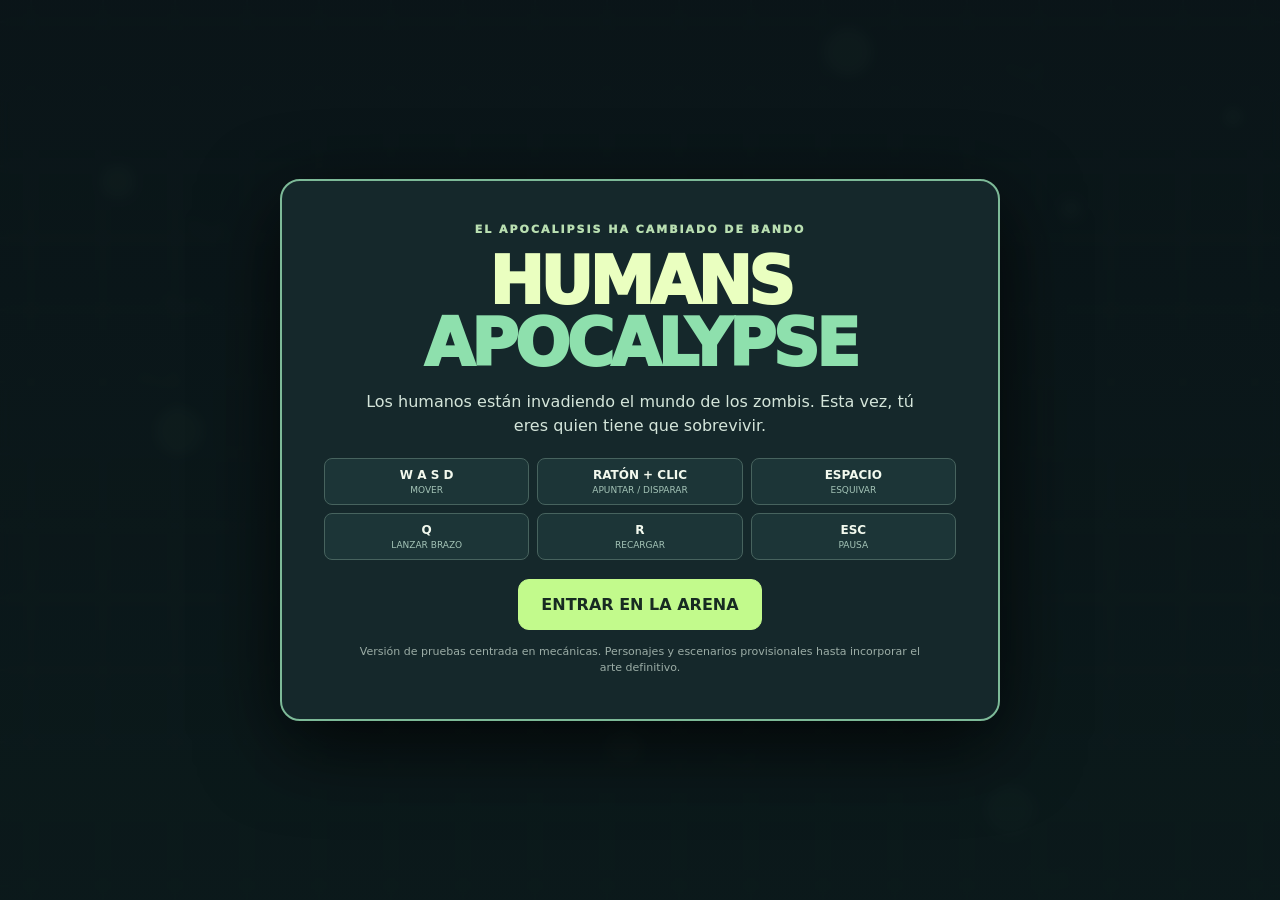
<file: index.html>
<!doctype html>
<html lang="es">
<head>
  <meta charset="utf-8">
  <meta name="viewport" content="width=device-width,initial-scale=1">
  <meta name="theme-color" content="#111b1c">
  <title>Humans Apocalypse — Combat Lab 0.3</title>
  <link rel="stylesheet" href="src/style.css">
</head>
<body>
  <canvas id="game" aria-label="Arena de Humans Apocalypse"></canvas>
  <div id="hud" class="hidden">
    <div class="hudleft">
      <div class="tag">HUMANS APOCALYPSE <span class="build">COMBAT LAB 0.3</span></div>
      <div class="bar" aria-label="Vida"><div id="hpfill"></div><span id="hptext">100 / 100</span></div>
      <div class="smallbars"><div class="bar stamina"><div id="dashfill"></div><span id="dashtext">ESQUIVA LISTA</span></div><div class="bar stamina arm"><div id="armfill"></div><span id="armtext">BRAZO LISTO [Q]</span></div></div>
    </div>
    <div class="hudcenter"><strong id="wave">OLEADA 1 / 5</strong><span id="waveclock">00:25</span><span id="threat">SUPERVIVE</span></div>
    <div class="hudright"><div id="ammo">10 / 10</div><div class="detail">CLIC DISPARAR · R RECARGAR</div><div id="stats">0 HUMANOS · 0 ADN</div></div>
  </div>
  <div id="toast" aria-live="polite"></div>
  <div id="overlay">
    <div id="panel" role="dialog" aria-modal="true">
      <div class="eyebrow">EL APOCALIPSIS HA CAMBIADO DE BANDO</div>
      <h1>HUMANS <span>APOCALYPSE</span></h1>
      <p>Los humanos están invadiendo el mundo de los zombis. Esta vez, tú eres quien tiene que sobrevivir.</p>
      <div class="controlgrid"><div><b>W A S D</b><small>MOVER</small></div><div><b>RATÓN + CLIC</b><small>APUNTAR / DISPARAR</small></div><div><b>ESPACIO</b><small>ESQUIVAR</small></div><div><b>Q</b><small>LANZAR BRAZO</small></div><div><b>R</b><small>RECARGAR</small></div><div><b>ESC</b><small>PAUSA</small></div></div>
      <div id="actions"><button id="start" class="primary">ENTRAR EN LA ARENA</button></div>
      <p class="disclaimer">Versión de pruebas centrada en mecánicas. Personajes y escenarios provisionales hasta incorporar el arte definitivo.</p>
    </div>
  </div>
  <script type="module" src="src/game.js"></script>
</body>
</html>
</file>
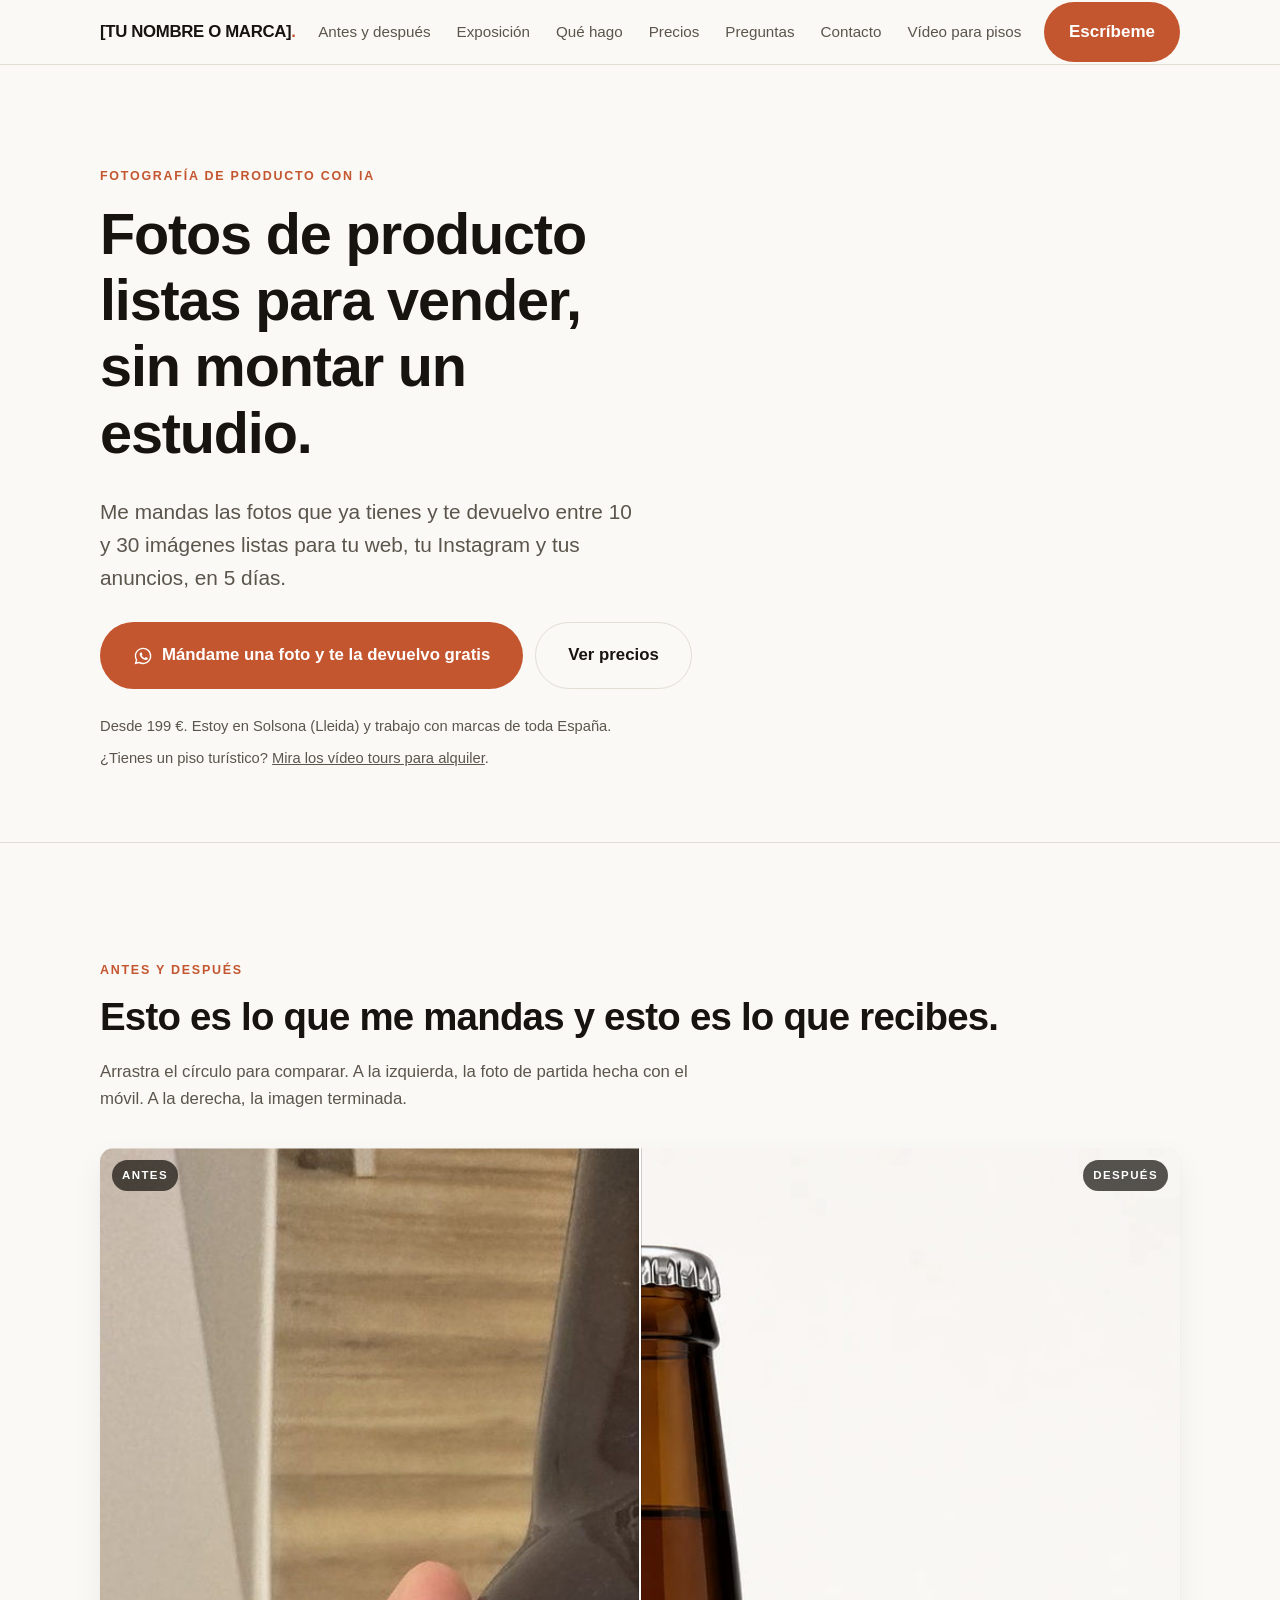
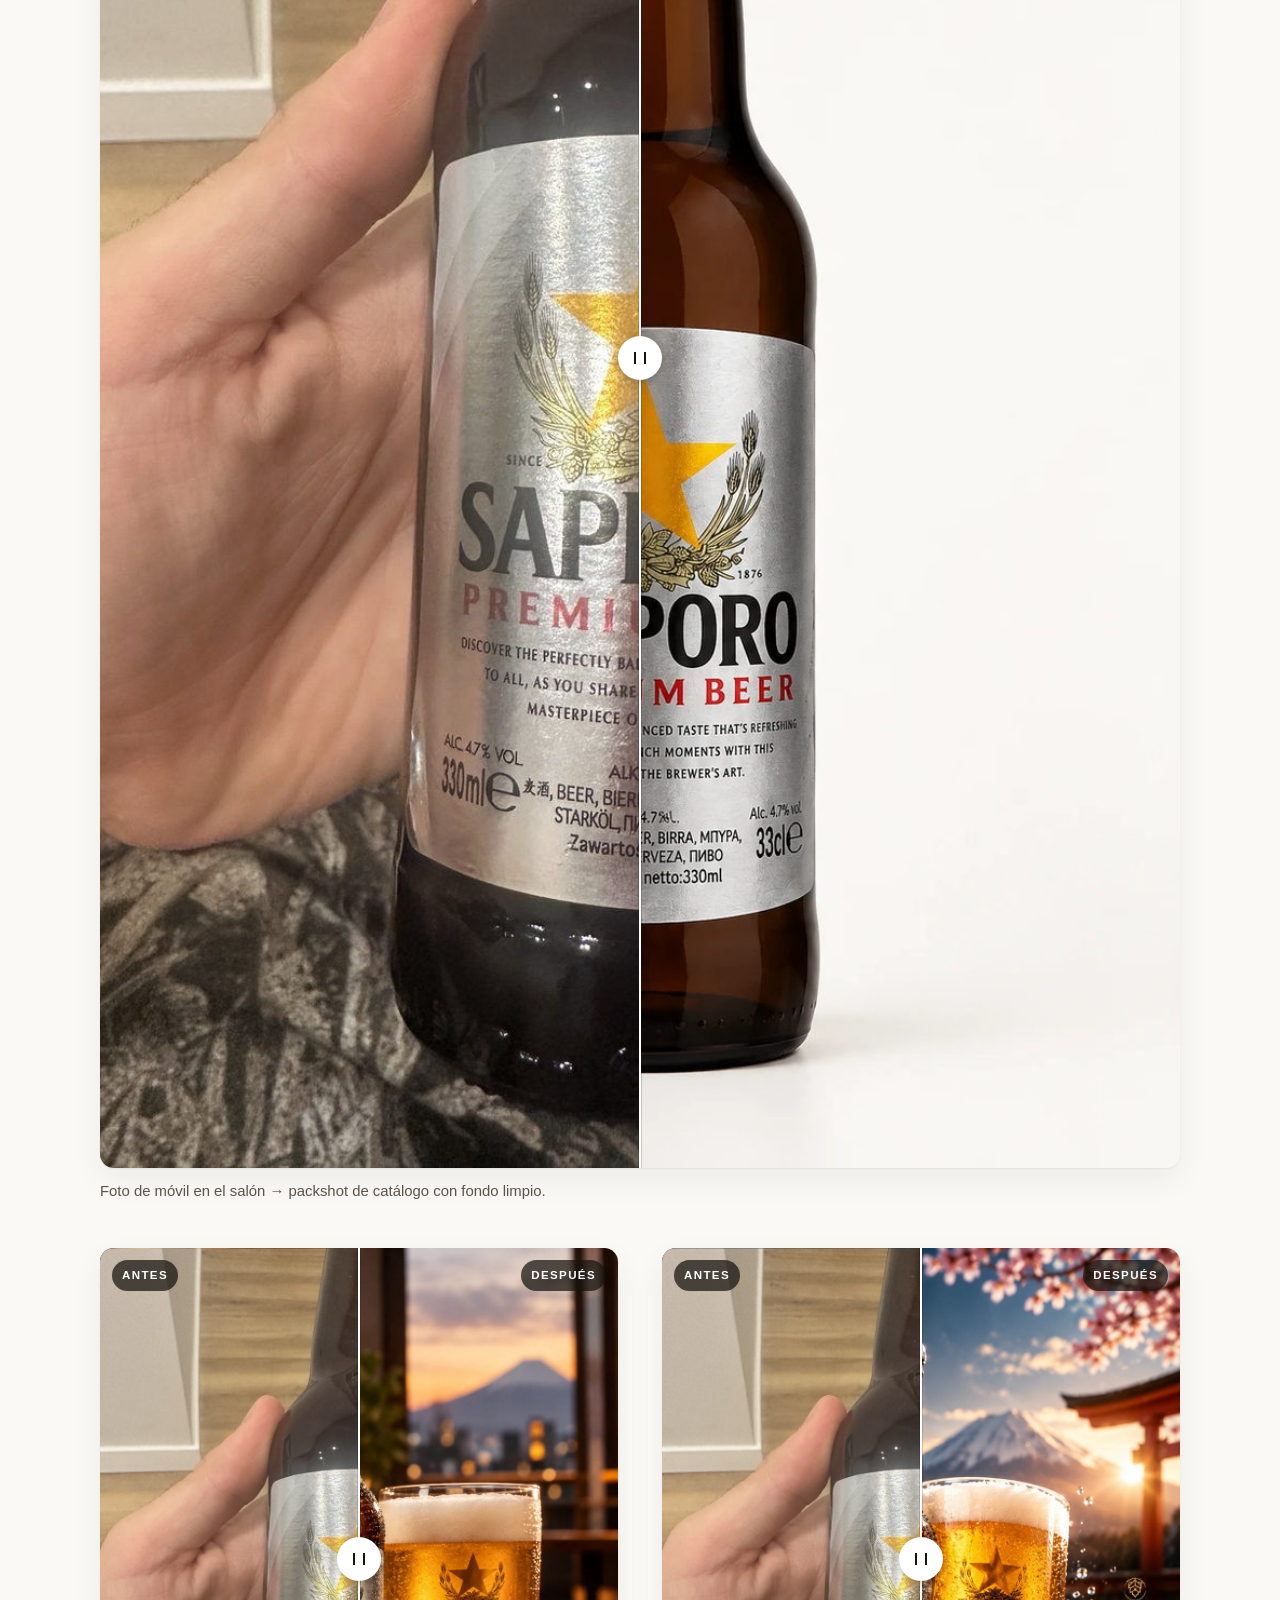
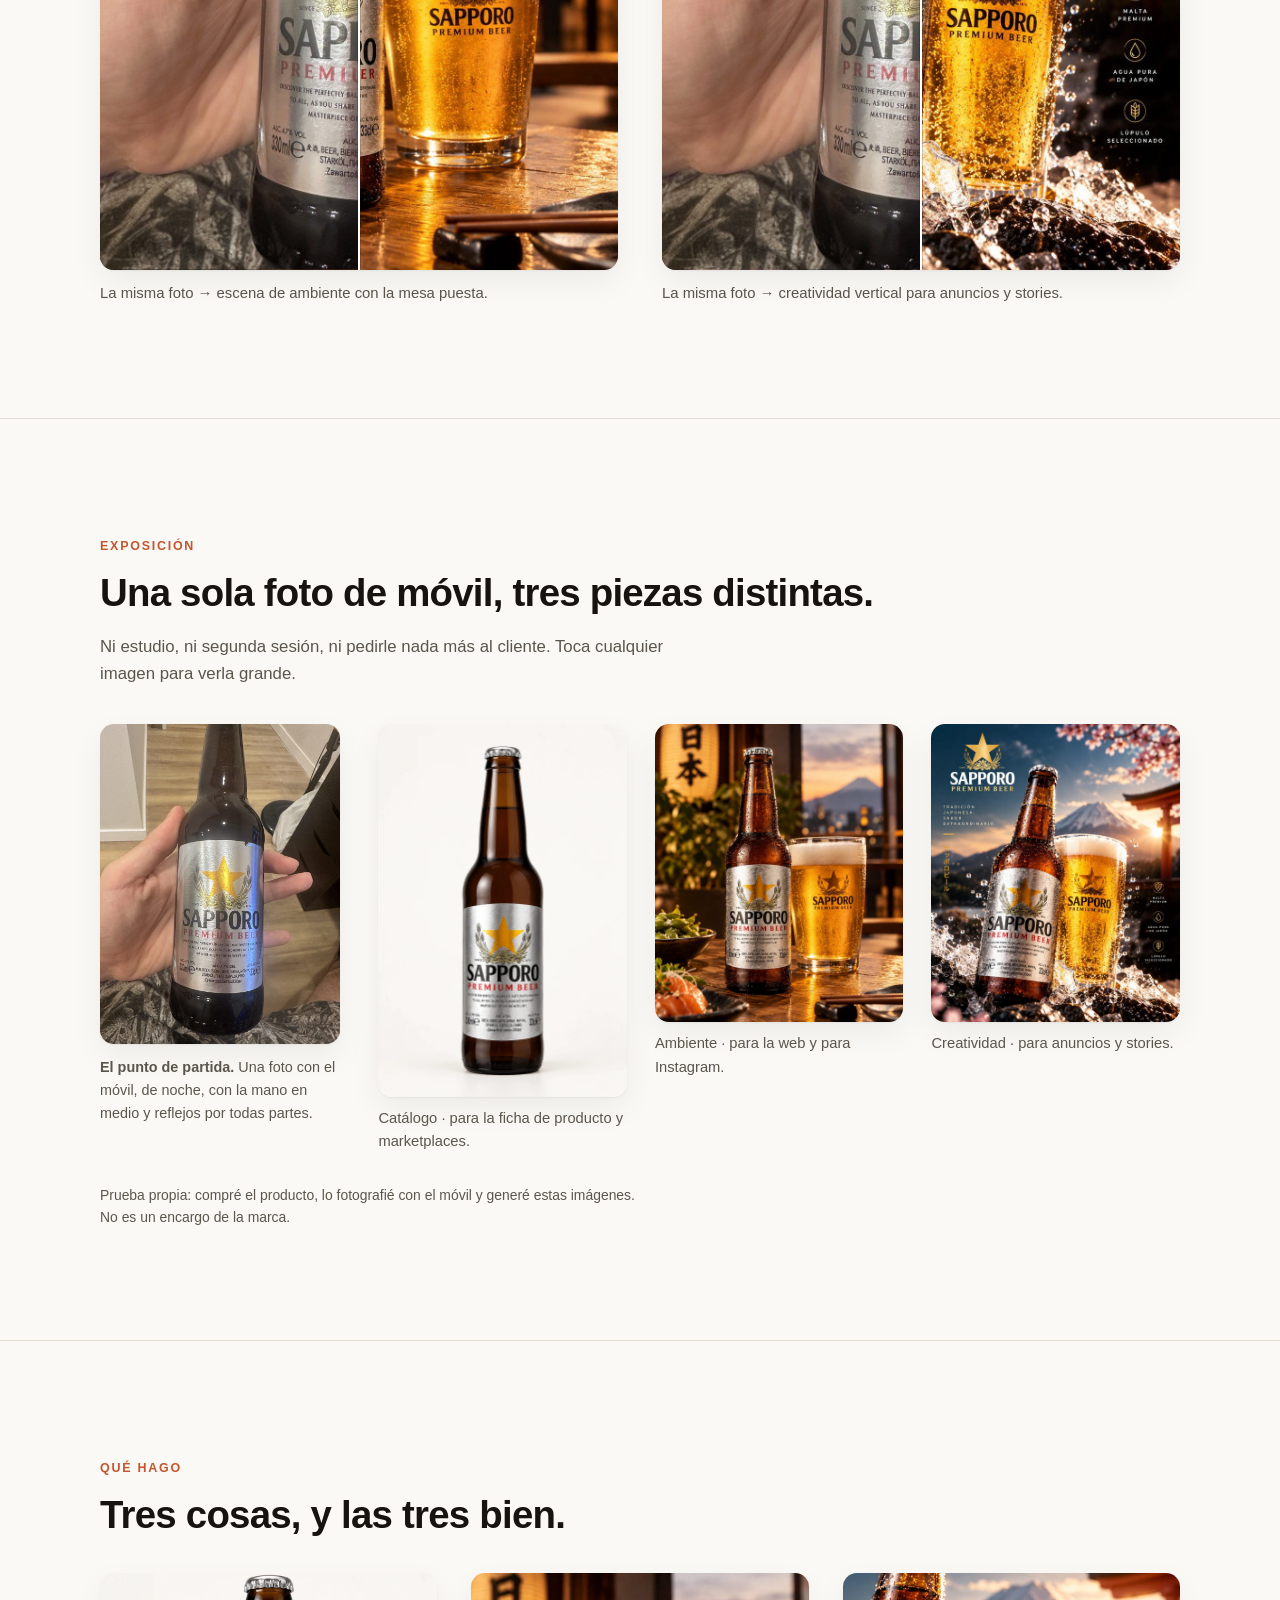
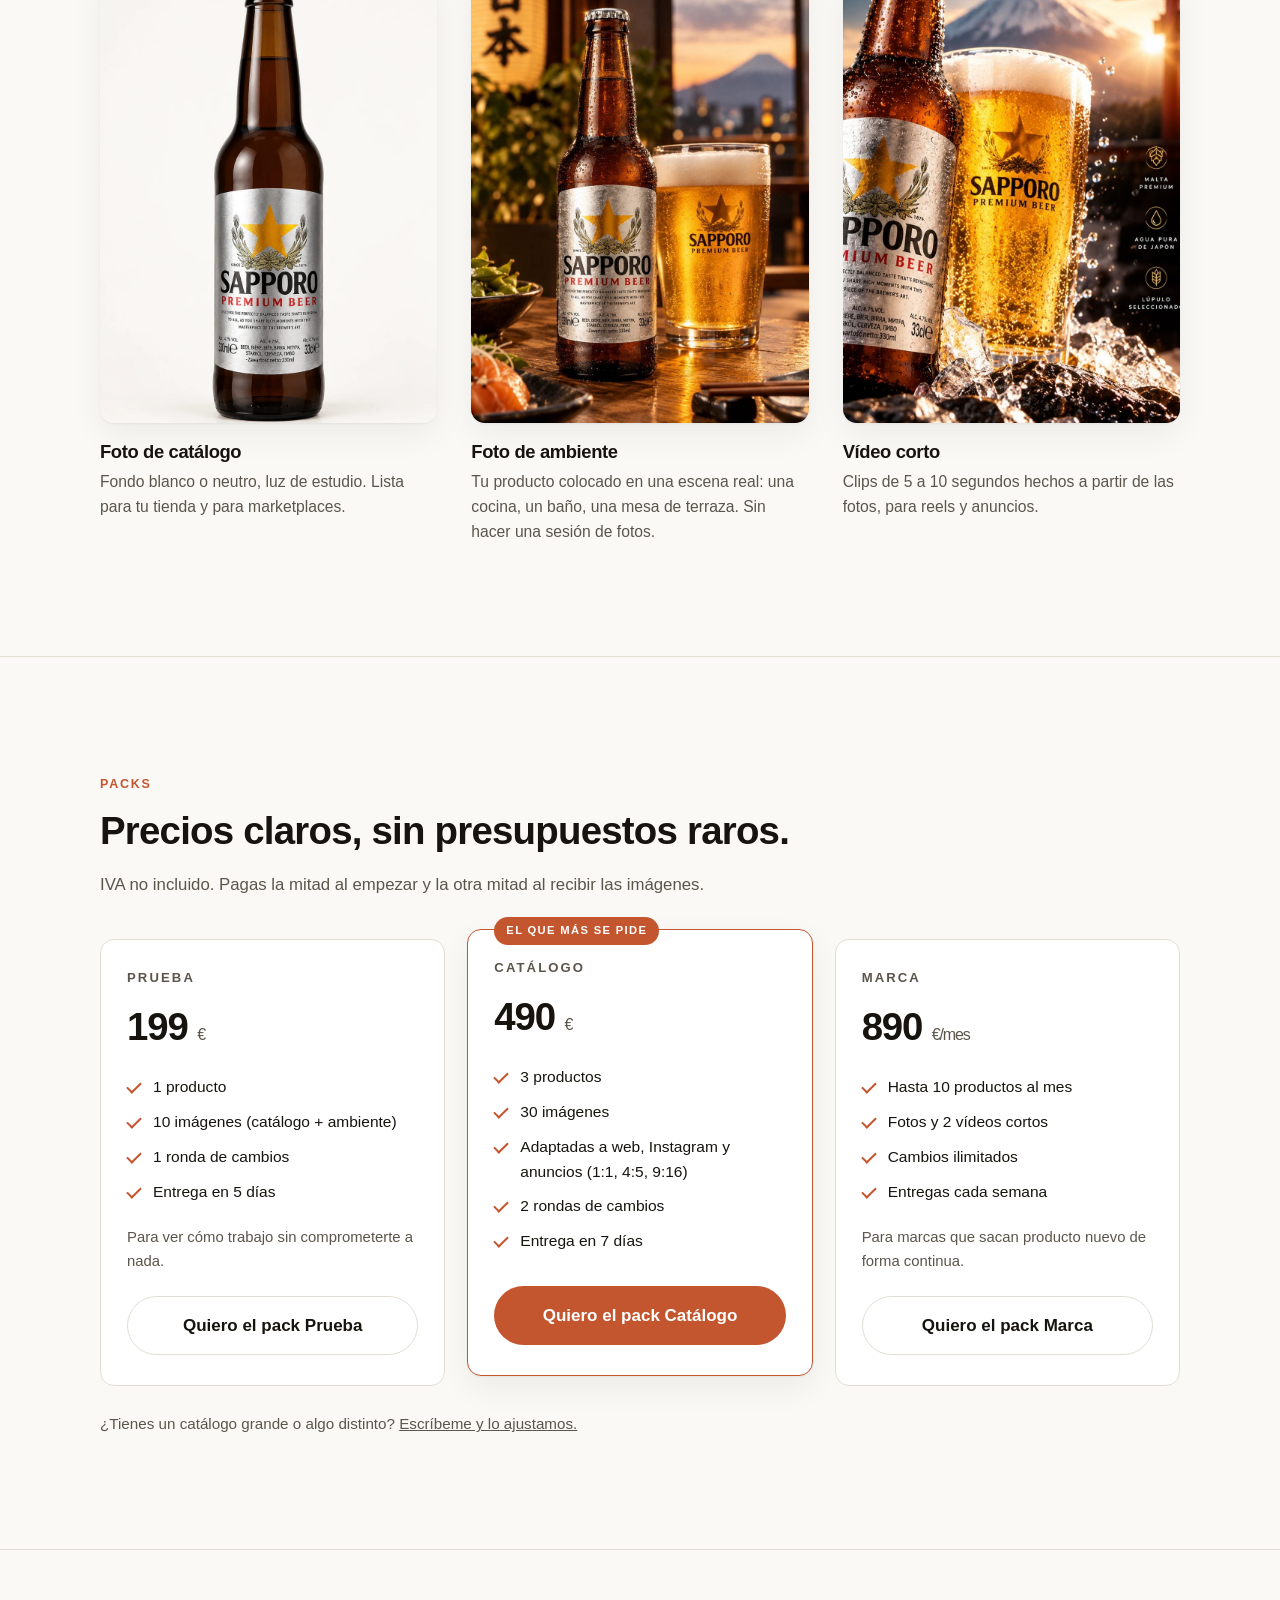
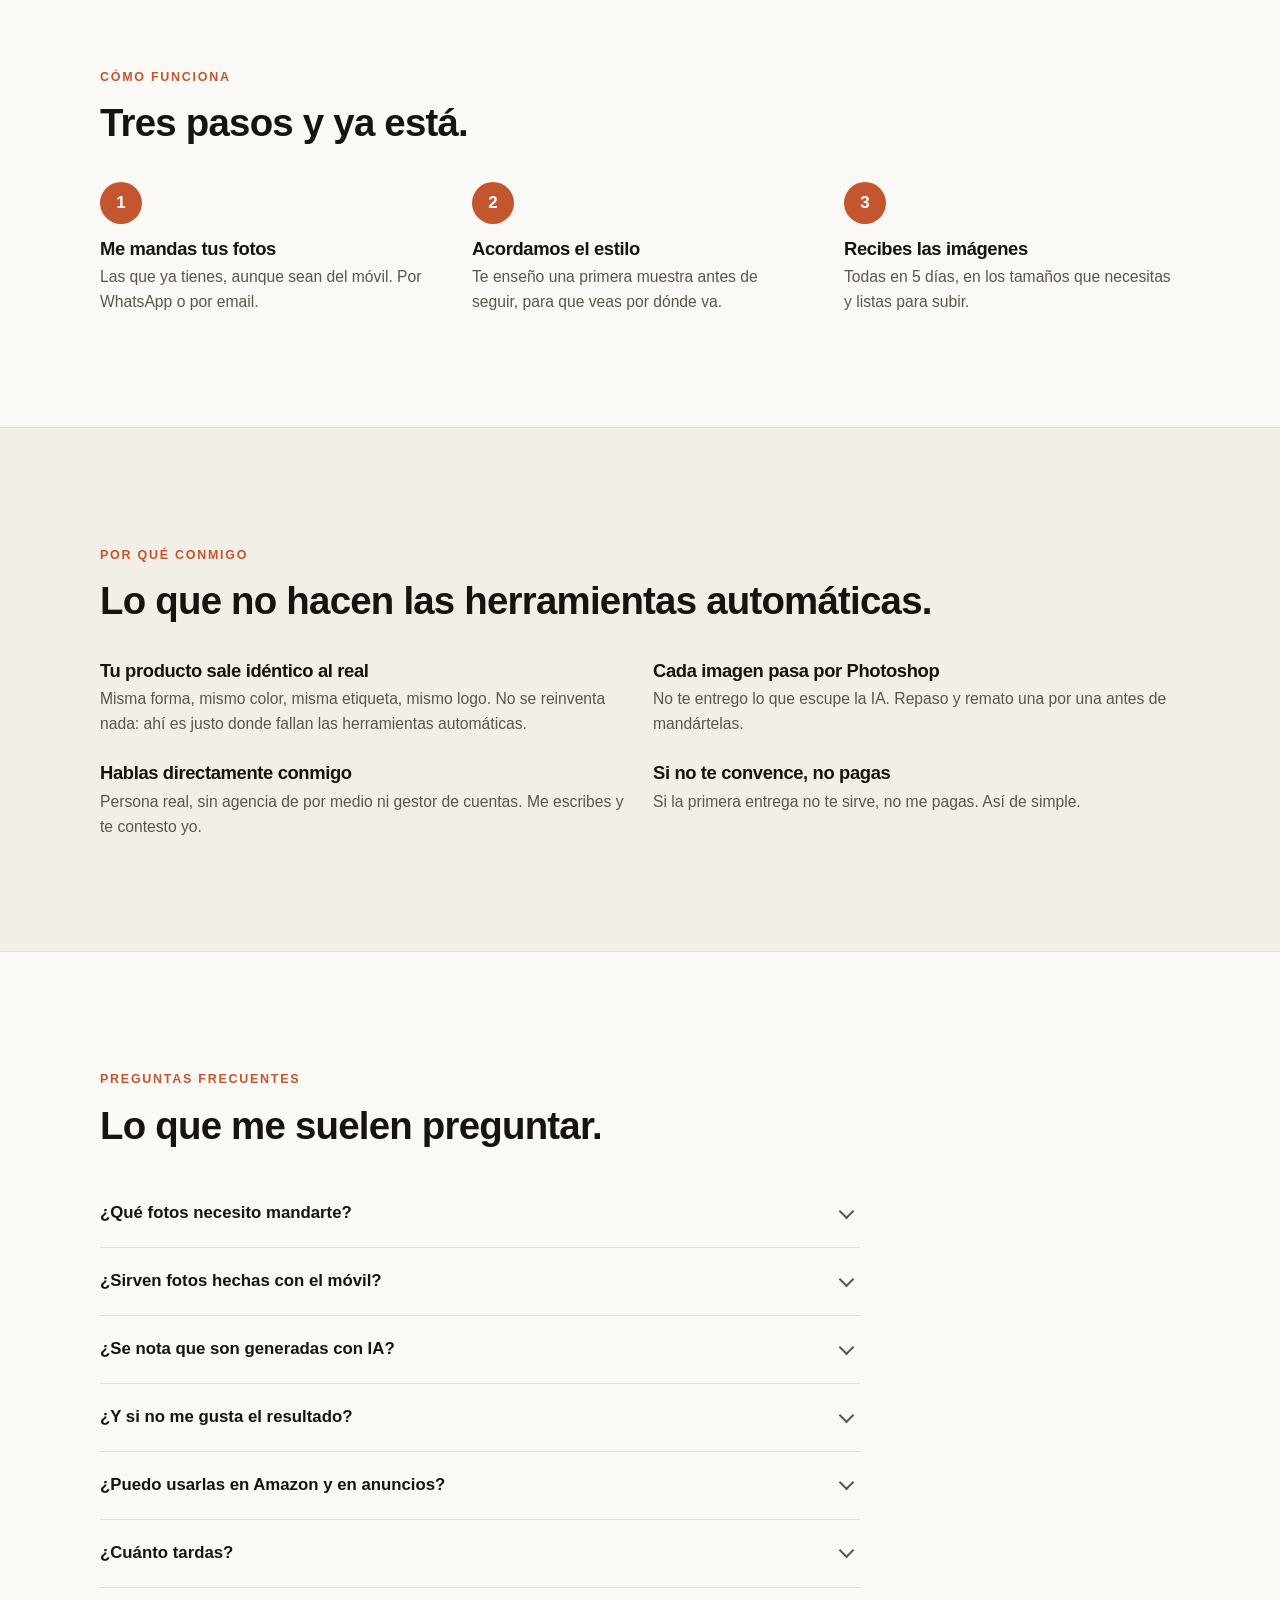
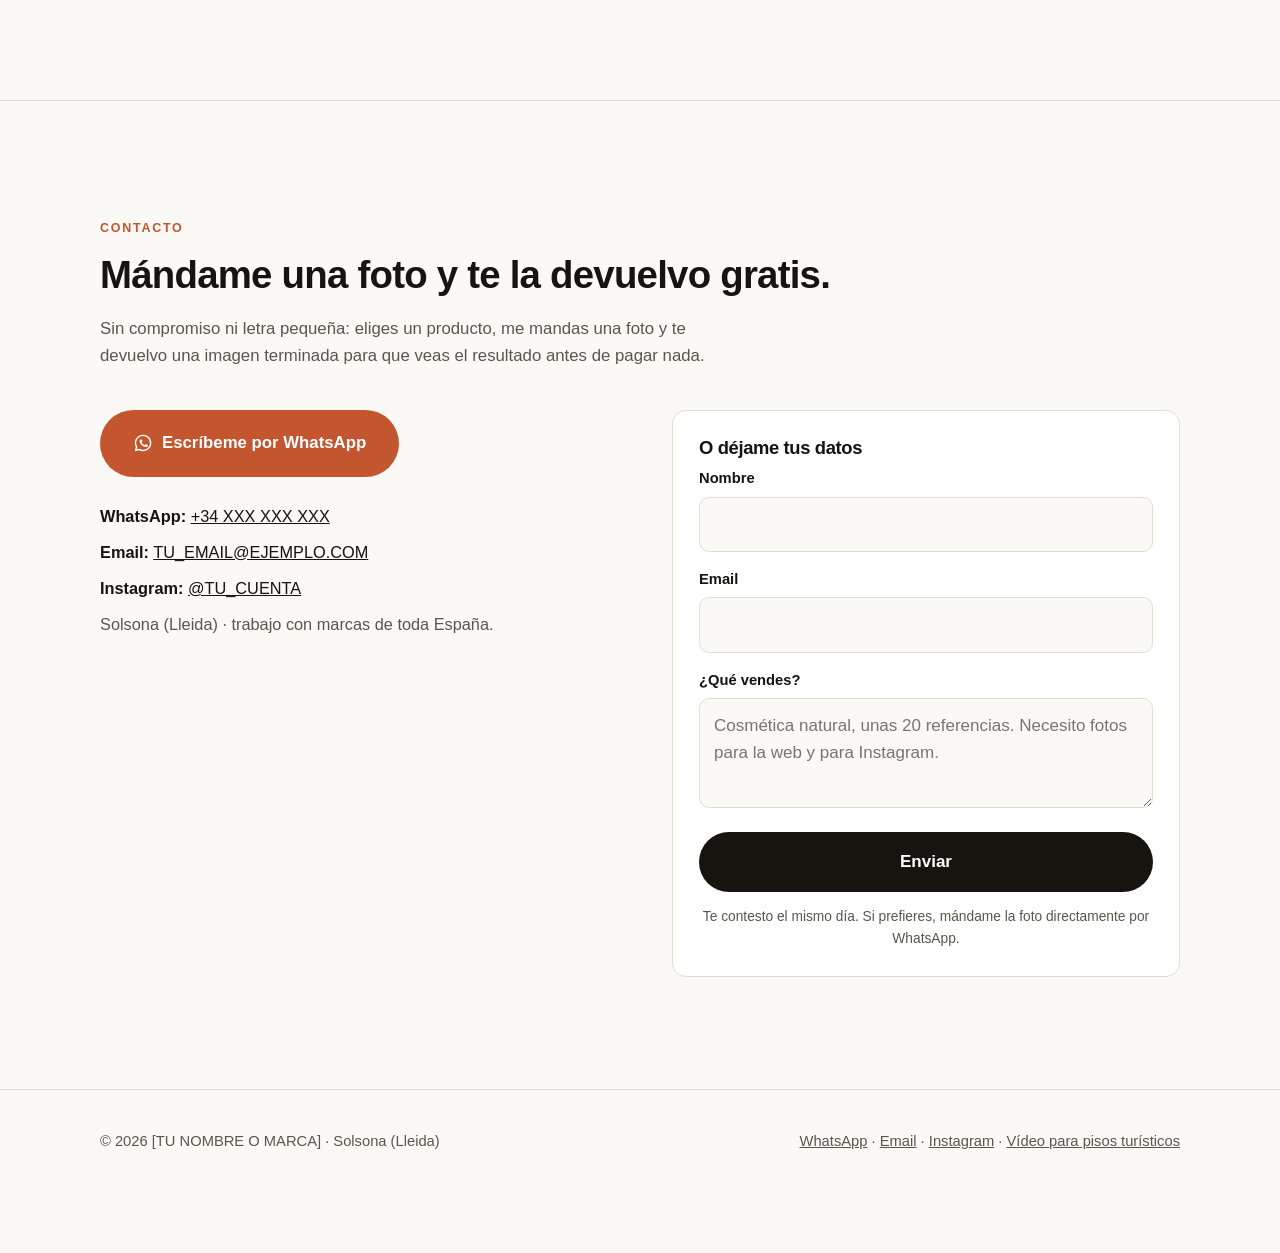
<file: producto.html>
<!doctype html>
<html lang="es">
<head>
<meta charset="utf-8">
<meta name="viewport" content="width=device-width, initial-scale=1">

<!-- ============================================================
     CAMBIAR AQUÍ (lo mínimo para tener la web en marcha):
       1. [TU NOMBRE O MARCA]  -> tu nombre o el de tu marca
       2. 34XXXXXXXXX          -> tu WhatsApp con prefijo y sin espacios (ej. 34612345678)
       3. +34 XXX XXX XXX      -> el mismo número, tal como quieres que se lea
       4. TU_EMAIL@EJEMPLO.COM -> tu email
       5. TU_CUENTA            -> tu usuario de Instagram (o borra el enlace, está marcado)
       6. TU_ID_FORMSPREE      -> el id del formulario de Formspree
       7. La URL de esta página ya está puesta (https://didaco555.github.io/WorkflowProduct/producto.html):
          cámbiala sólo si publicas en otro repositorio o con dominio propio.
     Búscalo y reemplázalo con "buscar y reemplazar" del editor: aparece varias veces.
     ============================================================ -->

<title>Fotos de producto con IA para ecommerce | [TU NOMBRE O MARCA]</title>
<meta name="description" content="Fotografía de producto para ecommerce sin montar un estudio. Me mandas las fotos que ya tienes y te devuelvo de 10 a 30 imágenes de catálogo y de ambiente, generadas con IA y rematadas en Photoshop. Desde 199 €.">
<meta name="author" content="[TU NOMBRE O MARCA]">
<meta name="theme-color" content="#faf9f6">
<link rel="canonical" href="https://didaco555.github.io/WorkflowProduct/producto.html">

<!-- Open Graph: así se ve la tarjeta al pasar el enlace por WhatsApp -->
<meta property="og:type" content="website">
<meta property="og:locale" content="es_ES">
<meta property="og:site_name" content="[TU NOMBRE O MARCA]">
<meta property="og:title" content="Fotos de producto listas para vender, sin montar un estudio">
<meta property="og:description" content="Me mandas las fotos que ya tienes y te devuelvo de 10 a 30 imágenes para tu web, tu Instagram y tus anuncios. En 5 días. Desde 199 €.">
<meta property="og:url" content="https://didaco555.github.io/WorkflowProduct/producto.html">
<!-- CAMBIAR: img/og.jpg (1200x630). La URL tiene que ser absoluta o WhatsApp no la lee. -->
<meta property="og:image" content="https://didaco555.github.io/WorkflowProduct/img/og.jpg">
<meta property="og:image:width" content="1200">
<meta property="og:image:height" content="630">
<meta property="og:image:alt" content="Fotos de producto listas para vender">
<meta name="twitter:card" content="summary_large_image">

<!-- Icono: es un SVG en línea, no pide ningún archivo extra. CAMBIAR la letra si quieres. -->
<link rel="icon" href="data:image/svg+xml,<svg xmlns='http://www.w3.org/2000/svg' viewBox='0 0 64 64'><rect width='64' height='64' rx='14' fill='%23c4562f'/><text x='32' y='45' font-size='36' font-family='sans-serif' fill='%23fff' text-anchor='middle'>F</text></svg>">

<style>
/* ============================================================
   DISEÑO. Todo el color y el ritmo salen de estas variables:
   cambia --acento y cambia la web entera.
   ============================================================ */
:root{
  --fondo:#faf9f6;
  --fondo-2:#f2efe9;
  --tinta:#17140f;
  --tinta-suave:#5b554c;
  --linea:#e2ded4;
  --acento:#c4562f;          /* CAMBIAR: color de acento (botones, detalles) */
  --acento-oscuro:#a9461f;
  --blanco:#fff;
  --radio:14px;
  --ancho:1120px;
  --sombra:0 1px 2px rgba(23,20,15,.05), 0 12px 32px rgba(23,20,15,.06);
  --fuente:-apple-system, BlinkMacSystemFont, "Segoe UI", Roboto, "Helvetica Neue", Arial, "Noto Sans", sans-serif;
}
*,*::before,*::after{box-sizing:border-box}
html{scroll-behavior:smooth;scroll-padding-top:84px;-webkit-text-size-adjust:100%}
body{
  margin:0;background:var(--fondo);color:var(--tinta);font-family:var(--fuente);
  font-size:17px;line-height:1.6;-webkit-font-smoothing:antialiased;
}
img{max-width:100%;height:auto;display:block}
a{color:inherit}
h1,h2,h3{line-height:1.15;letter-spacing:-.02em;margin:0 0 .5em;font-weight:700}
h1{font-size:clamp(2.1rem,6vw,3.6rem)}
h2{font-size:clamp(1.6rem,4vw,2.4rem)}
h3{font-size:1.15rem}
p{margin:0 0 1em}
:focus-visible{outline:3px solid var(--acento);outline-offset:3px;border-radius:6px}

.contenedor{width:100%;max-width:var(--ancho);margin:0 auto;padding:0 20px}
section{padding:clamp(56px,9vw,112px) 0;border-top:1px solid var(--linea)}
section:first-of-type{border-top:0}
.centro{text-align:center}
.intro{max-width:620px;color:var(--tinta-suave);font-size:1.05rem}
.centro .intro{margin-left:auto;margin-right:auto}
.etiqueta{
  display:inline-block;font-size:.78rem;font-weight:700;letter-spacing:.14em;
  text-transform:uppercase;color:var(--acento);margin:0 0 14px
}
.salta{position:absolute;left:-9999px}
.salta:focus{left:12px;top:12px;z-index:100;background:var(--tinta);color:#fff;padding:10px 16px;border-radius:8px}

/* ---- Botones ---- */
.btn{
  display:inline-flex;align-items:center;justify-content:center;gap:9px;
  padding:15px 24px;border-radius:999px;border:1.5px solid transparent;
  font:inherit;font-weight:600;text-decoration:none;cursor:pointer;
  transition:transform .12s ease, background-color .15s ease, border-color .15s ease;
}
.btn:hover{transform:translateY(-1px)}
.btn-1{background:var(--acento);color:#fff}
.btn-1:hover{background:var(--acento-oscuro)}
.btn-2{background:transparent;color:var(--tinta);border-color:var(--linea)}
.btn-2:hover{border-color:var(--tinta)}
.btn-3{background:var(--tinta);color:#fff}
.btn-grande{padding:19px 32px;font-size:1.05rem}
.btn svg{width:20px;height:20px;flex:none;fill:currentColor}

/* ---- Cabecera ---- */
header{
  position:sticky;top:0;z-index:40;background:rgba(250,249,246,.9);
  backdrop-filter:saturate(180%) blur(12px);border-bottom:1px solid var(--linea)
}
.barra{display:flex;align-items:center;justify-content:space-between;gap:18px;height:64px}
.marca{font-weight:700;letter-spacing:-.02em;text-decoration:none;font-size:1.05rem}
.marca span{color:var(--acento)}
nav ul{display:flex;gap:26px;list-style:none;margin:0;padding:0}
nav a{text-decoration:none;color:var(--tinta-suave);font-size:.95rem}
nav a:hover{color:var(--tinta)}
.nav-links,.header-cta{display:none}
@media(min-width:900px){.nav-links{display:block}.header-cta{display:inline-flex}}

/* ---- Hero ---- */
.hero{padding:clamp(48px,8vw,96px) 0 clamp(40px,6vw,72px)}
.hero h1{max-width:16ch}
.hero .sub{font-size:clamp(1.05rem,2.3vw,1.3rem);color:var(--tinta-suave);max-width:46ch;margin-bottom:28px}
.hero-botones{display:flex;flex-wrap:wrap;gap:12px}
.hero-pie{margin:26px 0 0;font-size:.92rem;color:var(--tinta-suave)}

/* ---- Antes / después ---- */
.comparadores{display:grid;gap:clamp(28px,4vw,44px)}
.pieza figcaption{margin-top:12px;font-size:.93rem;color:var(--tinta-suave)}
@media(min-width:860px){
  .pareja{display:grid;grid-template-columns:1fr 1fr;gap:clamp(28px,4vw,44px)}
}
.ba{
  --pos:50;position:relative;overflow:hidden;border-radius:var(--radio);
  background:var(--fondo-2);box-shadow:var(--sombra);
  touch-action:pan-y;user-select:none;-webkit-user-select:none;cursor:ew-resize;
}
.ba img{width:100%;display:block;pointer-events:none;-webkit-user-drag:none}
.ba .antes{position:absolute;inset:0;width:100%;height:100%;object-fit:cover;clip-path:inset(0 calc(100% - var(--pos)*1%) 0 0)}
.ba-tag{
  position:absolute;top:12px;z-index:2;background:rgba(23,20,15,.72);color:#fff;
  font-size:.72rem;font-weight:700;letter-spacing:.12em;text-transform:uppercase;
  padding:6px 10px;border-radius:999px;pointer-events:none
}
.ba-tag.izq{left:12px}
.ba-tag.der{right:12px}
.ba-mango{
  position:absolute;top:0;bottom:0;left:calc(var(--pos)*1%);width:44px;transform:translateX(-50%);
  background:none;border:0;padding:0;cursor:ew-resize;z-index:3;touch-action:pan-y
}
.ba-mango::before{content:"";position:absolute;left:50%;top:0;bottom:0;width:2px;margin-left:-1px;background:#fff;box-shadow:0 0 0 1px rgba(23,20,15,.18)}
.ba-mango::after{
  content:"";position:absolute;left:50%;top:50%;width:44px;height:44px;margin:-22px 0 0 -22px;
  border-radius:50%;background:#fff;box-shadow:0 2px 10px rgba(23,20,15,.28);
  background-image:
    linear-gradient(currentColor,currentColor),
    linear-gradient(currentColor,currentColor);
  background-size:2px 12px,2px 12px;background-position:calc(50% - 5px) 50%,calc(50% + 5px) 50%;
  background-repeat:no-repeat;color:var(--tinta)
}

/* ---- Tarjetas (qué hago) ---- */
.rejilla-3{display:grid;gap:clamp(22px,3vw,34px)}
@media(min-width:820px){.rejilla-3{grid-template-columns:repeat(3,1fr)}}
.servicio img{border-radius:var(--radio);box-shadow:var(--sombra);margin-bottom:18px}
.servicio h3{margin-bottom:.35em}
.servicio p{color:var(--tinta-suave);margin:0;font-size:.98rem}

/* ---- Packs ---- */
.packs{display:grid;gap:22px;align-items:start}
@media(min-width:900px){.packs{grid-template-columns:repeat(3,1fr)}}
.pack{
  background:var(--blanco);border:1px solid var(--linea);border-radius:var(--radio);
  padding:30px 26px;display:flex;flex-direction:column;height:100%
}
.pack.destacado{border-color:var(--acento);box-shadow:var(--sombra);position:relative}
@media(min-width:900px){.pack.destacado{transform:translateY(-10px)}}
.pack .cinta{
  position:absolute;top:-13px;left:26px;background:var(--acento);color:#fff;
  font-size:.7rem;font-weight:700;letter-spacing:.12em;text-transform:uppercase;
  padding:5px 12px;border-radius:999px
}
.pack h3{font-size:.82rem;letter-spacing:.16em;text-transform:uppercase;color:var(--tinta-suave)}
.precio{font-size:2.4rem;font-weight:700;letter-spacing:-.03em;margin:4px 0 18px}
.precio small{font-size:1rem;font-weight:500;color:var(--tinta-suave)}
.pack ul{list-style:none;margin:0 0 22px;padding:0;display:grid;gap:10px}
.pack li{position:relative;padding-left:26px;font-size:.97rem}
.pack li::before{
  content:"";position:absolute;left:0;top:.45em;width:14px;height:8px;
  border-left:2px solid var(--acento);border-bottom:2px solid var(--acento);
  transform:rotate(-45deg)
}
.pack .nota{font-size:.93rem;color:var(--tinta-suave);margin:0 0 22px}
.pack .btn{margin-top:auto;width:100%}
.packs-pie{margin:26px 0 0;font-size:.95rem;color:var(--tinta-suave)}

/* ---- Pasos ---- */
.pasos{counter-reset:paso;display:grid;gap:clamp(24px,3vw,36px);list-style:none;margin:0;padding:0}
@media(min-width:820px){.pasos{grid-template-columns:repeat(3,1fr)}}
.pasos li{counter-increment:paso}
.pasos li::before{
  content:counter(paso);display:flex;align-items:center;justify-content:center;
  width:42px;height:42px;border-radius:50%;background:var(--acento);color:#fff;
  font-weight:700;margin-bottom:14px
}
.pasos h3{margin-bottom:.3em}
.pasos p{color:var(--tinta-suave);margin:0;font-size:.98rem}

/* ---- Por qué conmigo ---- */
.porque{background:var(--fondo-2)}
.razones{display:grid;gap:26px;list-style:none;margin:0;padding:0}
@media(min-width:760px){.razones{grid-template-columns:1fr 1fr}}
.razones h3{margin-bottom:.3em}
.razones p{color:var(--tinta-suave);margin:0;font-size:.98rem}

/* ---- FAQ ---- */
.faq{max-width:760px}
.faq details{border-bottom:1px solid var(--linea)}
.faq summary{
  cursor:pointer;list-style:none;padding:20px 40px 20px 0;position:relative;
  font-weight:600;font-size:1.05rem
}
.faq summary::-webkit-details-marker{display:none}
.faq summary::after{
  content:"";position:absolute;right:8px;top:50%;width:11px;height:11px;margin-top:-8px;
  border-right:2px solid var(--tinta-suave);border-bottom:2px solid var(--tinta-suave);
  transform:rotate(45deg);transition:transform .2s ease
}
.faq details[open] summary::after{transform:rotate(-135deg);margin-top:-3px}
.faq p{color:var(--tinta-suave);margin:0 0 20px;max-width:65ch}

/* ---- Contacto ---- */
.contacto-cols{display:grid;gap:clamp(32px,5vw,64px)}
@media(min-width:880px){.contacto-cols{grid-template-columns:1fr 1fr;align-items:start}}
.dato{margin:0 0 10px;font-size:1.02rem}
.dato a{color:var(--tinta)}
form{background:var(--blanco);border:1px solid var(--linea);border-radius:var(--radio);padding:26px}
label{display:block;font-weight:600;font-size:.92rem;margin:0 0 6px}
input,textarea{
  width:100%;font:inherit;color:inherit;background:var(--fondo);
  border:1px solid var(--linea);border-radius:10px;padding:13px 14px;margin-bottom:16px
}
textarea{min-height:110px;resize:vertical}
input:focus,textarea:focus{border-color:var(--acento);outline:none}
form .btn{width:100%}
.form-nota{font-size:.86rem;color:var(--tinta-suave);margin:14px 0 0;text-align:center}

/* ---- Pie ---- */
footer{border-top:1px solid var(--linea);padding:40px 0 100px;font-size:.92rem;color:var(--tinta-suave)}
footer a{color:var(--tinta-suave)}
.pie{display:flex;flex-wrap:wrap;gap:10px 24px;justify-content:space-between}

/* ---- Botón flotante de WhatsApp (sólo móvil) ---- */
.flotante{
  position:fixed;right:16px;bottom:16px;z-index:50;width:58px;height:58px;border-radius:50%;
  background:#25d366;color:#fff;display:flex;align-items:center;justify-content:center;
  box-shadow:0 6px 20px rgba(23,20,15,.28);text-decoration:none
}
.flotante svg{width:30px;height:30px;fill:currentColor}
@media(min-width:900px){.flotante{display:none}}


/* ---- Exposición ---- */
.caso{display:grid;gap:clamp(24px,3vw,40px)}
@media(min-width:900px){.caso{grid-template-columns:minmax(180px,240px) 1fr;align-items:start}}
.origen{margin:0}
.origen img{border-radius:var(--radio);box-shadow:var(--sombra)}
.origen figcaption{margin-top:12px;font-size:.9rem;color:var(--tinta-suave)}
.galeria{display:grid;gap:clamp(18px,2.5vw,28px)}
@media(min-width:640px){.galeria{grid-template-columns:repeat(3,1fr);align-items:start}}
.obra{margin:0}
.lupa-btn{
  display:block;width:100%;padding:0;border:0;background:none;cursor:zoom-in;
  border-radius:var(--radio);overflow:hidden;box-shadow:var(--sombra)
}
.lupa-btn img{width:100%;height:auto;display:block;transition:transform .35s ease}
.lupa-btn:hover img{transform:scale(1.03)}
.obra figcaption{margin-top:10px;font-size:.92rem;color:var(--tinta-suave)}
.aviso{margin:30px 0 0;font-size:.87rem;color:var(--tinta-suave);max-width:70ch}

/* ---- Lupa (imagen a pantalla completa) ---- */
#lupa{border:0;padding:0;background:transparent;max-width:min(94vw,860px);max-height:94vh;overflow:visible}
#lupa::backdrop{background:rgba(23,20,15,.9)}
#lupa img{display:block;max-width:100%;max-height:80vh;width:auto;margin:0 auto;border-radius:10px}
#lupa p{color:#fff;text-align:center;font-size:.9rem;margin:14px 0 0}
#lupa .cerrar{
  position:absolute;top:-46px;right:0;width:38px;height:38px;border-radius:50%;
  border:0;background:rgba(255,255,255,.14);color:#fff;font-size:1.3rem;line-height:1;cursor:pointer
}
#lupa .cerrar:hover{background:rgba(255,255,255,.26)}
/* con la lupa abierta escondemos la cabecera: su desenfoque se cuela por encima */
.con-lupa header,.con-lupa .flotante{visibility:hidden}

@media(prefers-reduced-motion:reduce){
  html{scroll-behavior:auto}
  *{transition:none!important;animation:none!important}
}
</style>
</head>

<body>
<a class="salta" href="#contenido">Saltar al contenido</a>

<header>
  <div class="contenedor barra">
    <!-- CAMBIAR: nombre o marca -->
    <a class="marca" href="#inicio">[TU NOMBRE O MARCA]<span>.</span></a>
    <nav class="nav-links" aria-label="Principal">
      <ul>
        <li><a href="#antes-despues">Antes y después</a></li>
        <li><a href="#exposicion">Exposición</a></li>
        <li><a href="#que-hago">Qué hago</a></li>
        <li><a href="#packs">Precios</a></li>
        <li><a href="#faq">Preguntas</a></li>
        <li><a href="#contacto">Contacto</a></li>
        <li><a href="index.html">Vídeo para pisos</a></li>
      </ul>
    </nav>
    <!-- CAMBIAR: número de WhatsApp (aquí y en todos los enlaces wa.me de la página) -->
    <a class="btn btn-1 header-cta" href="https://wa.me/34XXXXXXXXX?text=Hola%2C%20quiero%20la%20muestra%20gratis%20de%20una%20foto%20de%20producto.">Escríbeme</a>
  </div>
</header>

<main id="contenido">

<!-- ============ 1. HERO ============ -->
<section id="inicio" class="hero">
  <div class="contenedor">
    <p class="etiqueta">Fotografía de producto con IA</p>
    <h1>Fotos de producto listas para vender, sin montar un estudio.</h1>
    <p class="sub">Me mandas las fotos que ya tienes y te devuelvo entre 10 y 30 imágenes listas para tu web, tu Instagram y tus anuncios, en 5 días.</p>
    <div class="hero-botones">
      <a class="btn btn-1 btn-grande" href="https://wa.me/34XXXXXXXXX?text=Hola%2C%20te%20mando%20una%20foto%20de%20mi%20producto%20para%20la%20muestra%20gratis.">
        <svg viewBox="0 0 24 24" aria-hidden="true"><path d="M12.04 2C6.58 2 2.13 6.45 2.13 11.91c0 1.75.46 3.46 1.32 4.97L2 22l5.25-1.38a9.9 9.9 0 0 0 4.79 1.22h.01c5.46 0 9.91-4.45 9.91-9.91 0-2.65-1.03-5.14-2.9-7.01A9.85 9.85 0 0 0 12.04 2m0 1.67c2.2 0 4.27.86 5.83 2.42a8.2 8.2 0 0 1 2.41 5.82c0 4.54-3.7 8.24-8.25 8.24-1.48 0-2.93-.4-4.19-1.15l-.3-.18-3.12.82.83-3.04-.2-.31a8.2 8.2 0 0 1-1.26-4.38c0-4.54 3.7-8.24 8.25-8.24m-2.6 3.98c-.16 0-.42.06-.64.3-.22.24-.85.83-.85 2.02s.87 2.34.99 2.5c.12.16 1.7 2.6 4.12 3.64.58.25 1.03.4 1.38.51.58.19 1.11.16 1.53.1.47-.07 1.43-.59 1.63-1.15.2-.56.2-1.04.14-1.15-.06-.1-.22-.16-.46-.28-.24-.12-1.43-.71-1.66-.79-.22-.08-.38-.12-.54.12-.16.24-.62.79-.76.95-.14.16-.28.18-.52.06-.24-.12-1.01-.37-1.93-1.19-.71-.64-1.2-1.42-1.34-1.66-.14-.24-.01-.37.11-.49.11-.11.24-.28.36-.42.12-.14.16-.24.24-.4.08-.16.04-.3-.02-.42-.06-.12-.54-1.31-.74-1.79-.19-.46-.39-.4-.54-.41h-.46Z"/></svg>
        Mándame una foto y te la devuelvo gratis
      </a>
      <a class="btn btn-2 btn-grande" href="#packs">Ver precios</a>
    </div>
    <p class="hero-pie">Desde 199 €. Estoy en Solsona (Lleida) y trabajo con marcas de toda España.</p>
    <p class="hero-pie" style="margin-top:8px">¿Tienes un piso turístico? <a href="index.html">Mira los vídeo tours para alquiler</a>.</p>
  </div>
</section>

<!-- ============ 2. ANTES / DESPUÉS ============
     CAMBIAR: sustituye los archivos de la carpeta img/ por los tuyos
     (mismo nombre y MISMO TAMAÑO en las dos fotos de cada pareja).
     Ahora mismo las tres parejas salen de la misma foto de móvil.
     Cambia también el alt y el pie de cada imagen.
     ================================================ -->
<section id="antes-despues">
  <div class="contenedor">
    <p class="etiqueta">Antes y después</p>
    <h2>Esto es lo que me mandas y esto es lo que recibes.</h2>
    <p class="intro">Arrastra el círculo para comparar. A la izquierda, la foto de partida hecha con el móvil. A la derecha, la imagen terminada.</p>

    <div class="comparadores" style="margin-top:36px">

      <figure class="pieza" style="margin:0">
        <div class="ba" data-ba>
          <span class="ba-tag izq">Antes</span>
          <span class="ba-tag der">Después</span>
          <img src="img/despues-1.jpg" width="1000" height="1500" alt="Botella de cerveza sobre fondo blanco con luz de estudio, lista para la ficha de producto">
          <img class="antes" src="img/antes-1.jpg" width="1000" height="1500" alt="La misma botella sujetada con la mano en un salón, de noche y con luz de bombilla">
          <button class="ba-mango" type="button" role="slider" aria-label="Comparar antes y después: foto de catálogo" aria-valuemin="0" aria-valuemax="100" aria-valuenow="50" aria-valuetext="50% de la foto original"></button>
        </div>
        <figcaption>Foto de móvil en el salón → packshot de catálogo con fondo limpio.</figcaption>
      </figure>

      <div class="pareja">
        <figure class="pieza" style="margin:0">
          <div class="ba" data-ba>
            <span class="ba-tag izq">Antes</span>
            <span class="ba-tag der">Después</span>
            <img src="img/despues-2.jpg" width="1100" height="1320" loading="lazy" alt="La botella y un vaso servido sobre una mesa de madera, con la ciudad al atardecer al fondo">
            <img class="antes" src="img/antes-2.jpg" width="1100" height="1320" loading="lazy" alt="La misma botella sujetada con la mano en un salón, de noche">
            <button class="ba-mango" type="button" role="slider" aria-label="Comparar antes y después: foto de ambiente" aria-valuemin="0" aria-valuemax="100" aria-valuenow="50" aria-valuetext="50% de la foto original"></button>
          </div>
          <figcaption>La misma foto → escena de ambiente con la mesa puesta.</figcaption>
        </figure>

        <figure class="pieza" style="margin:0">
          <div class="ba" data-ba>
            <span class="ba-tag izq">Antes</span>
            <span class="ba-tag der">Después</span>
            <img src="img/despues-3.jpg" width="1100" height="1320" loading="lazy" alt="Creatividad vertical de anuncio con la botella, el vaso servido y un titular sobre la imagen">
            <img class="antes" src="img/antes-3.jpg" width="1100" height="1320" loading="lazy" alt="La misma botella sujetada con la mano en un salón, de noche">
            <button class="ba-mango" type="button" role="slider" aria-label="Comparar antes y después: creatividad para anuncios" aria-valuemin="0" aria-valuemax="100" aria-valuenow="50" aria-valuetext="50% de la foto original"></button>
          </div>
          <figcaption>La misma foto → creatividad vertical para anuncios y stories.</figcaption>
        </figure>
      </div>

    </div>
  </div>
</section>

<!-- ============ 2 bis. EXPOSICIÓN (caso real) ============
     CAMBIAR: cuando tengas más trabajos, duplica un <figure class="obra">
     dentro de .galeria y cambia la imagen, el alt y el pie.
     ======================================================== -->
<section id="exposicion">
  <div class="contenedor">
    <p class="etiqueta">Exposición</p>
    <h2>Una sola foto de móvil, tres piezas distintas.</h2>
    <p class="intro">Ni estudio, ni segunda sesión, ni pedirle nada más al cliente. Toca cualquier imagen para verla grande.</p>

    <div class="caso" style="margin-top:36px">
      <figure class="origen">
        <img src="img/caso-original.jpg" width="900" height="1200" loading="lazy" alt="Foto original hecha con el móvil: la botella en la mano, en un salón y con luz de bombilla">
        <figcaption><strong>El punto de partida.</strong> Una foto con el móvil, de noche, con la mano en medio y reflejos por todas partes.</figcaption>
      </figure>
      <div class="galeria">
        <figure class="obra">
          <button type="button" class="lupa-btn" data-lupa="img/despues-1.jpg" data-pie="Foto de catálogo: fondo neutro y luz de estudio.">
            <img src="img/despues-1.jpg" width="1000" height="1500" loading="lazy" alt="Foto de catálogo de la botella sobre fondo neutro con luz de estudio">
          </button>
          <figcaption>Catálogo · para la ficha de producto y marketplaces.</figcaption>
        </figure>
        <figure class="obra">
          <button type="button" class="lupa-btn" data-lupa="img/despues-2.jpg" data-pie="Foto de ambiente: la mesa puesta al atardecer.">
            <img src="img/despues-2.jpg" width="1100" height="1320" loading="lazy" alt="Foto de ambiente con la botella y el vaso servido sobre una mesa de madera al atardecer">
          </button>
          <figcaption>Ambiente · para la web y para Instagram.</figcaption>
        </figure>
        <figure class="obra">
          <button type="button" class="lupa-btn" data-lupa="img/despues-3.jpg" data-pie="Creatividad vertical lista para anuncios y stories.">
            <img src="img/despues-3.jpg" width="1100" height="1320" loading="lazy" alt="Creatividad vertical para anuncios con la botella, el vaso y un titular">
          </button>
          <figcaption>Creatividad · para anuncios y stories.</figcaption>
        </figure>
      </div>
    </div>

    <!-- CAMBIAR: deja esta línea mientras los trabajos sean pruebas tuyas y no encargos -->
    <p class="aviso">Prueba propia: compré el producto, lo fotografié con el móvil y generé estas imágenes. No es un encargo de la marca.</p>
  </div>
</section>

<!-- ============ 3. QUÉ HAGO ============ -->
<section id="que-hago">
  <div class="contenedor">
    <p class="etiqueta">Qué hago</p>
    <h2>Tres cosas, y las tres bien.</h2>

    <div class="rejilla-3" style="margin-top:36px">
      <article class="servicio">
        <img src="img/catalogo.jpg" width="900" height="1200" loading="lazy" alt="Ejemplo de foto de catálogo: la botella sobre fondo neutro con luz de estudio">
        <h3>Foto de catálogo</h3>
        <p>Fondo blanco o neutro, luz de estudio. Lista para tu tienda y para marketplaces.</p>
      </article>
      <article class="servicio">
        <img src="img/ambiente.jpg" width="900" height="1200" loading="lazy" alt="Ejemplo de foto de ambiente: la botella y un vaso servido sobre una mesa de madera">
        <h3>Foto de ambiente</h3>
        <p>Tu producto colocado en una escena real: una cocina, un baño, una mesa de terraza. Sin hacer una sesión de fotos.</p>
      </article>
      <article class="servicio">
        <img src="img/video.jpg" width="900" height="1200" loading="lazy" alt="Fotograma de ejemplo para vídeo corto: la botella y el vaso servido con salpicaduras de agua">
        <h3>Vídeo corto</h3>
        <p>Clips de 5 a 10 segundos hechos a partir de las fotos, para reels y anuncios.</p>
      </article>
    </div>
  </div>
</section>

<!-- ============ 4. PACKS ============
     CAMBIAR: precios, lo que incluye cada pack y los plazos.
     ================================= -->
<section id="packs">
  <div class="contenedor">
    <p class="etiqueta">Packs</p>
    <h2>Precios claros, sin presupuestos raros.</h2>
    <p class="intro">IVA no incluido. Pagas la mitad al empezar y la otra mitad al recibir las imágenes.</p>

    <div class="packs" style="margin-top:40px">

      <article class="pack">
        <h3>Prueba</h3>
        <p class="precio">199 <small>€</small></p>
        <ul>
          <li>1 producto</li>
          <li>10 imágenes (catálogo + ambiente)</li>
          <li>1 ronda de cambios</li>
          <li>Entrega en 5 días</li>
        </ul>
        <p class="nota">Para ver cómo trabajo sin comprometerte a nada.</p>
        <a class="btn btn-2" href="https://wa.me/34XXXXXXXXX?text=Hola%2C%20me%20interesa%20el%20pack%20PRUEBA%20de%20199%20%E2%82%AC.">Quiero el pack Prueba</a>
      </article>

      <article class="pack destacado">
        <span class="cinta">El que más se pide</span>
        <h3>Catálogo</h3>
        <p class="precio">490 <small>€</small></p>
        <ul>
          <li>3 productos</li>
          <li>30 imágenes</li>
          <li>Adaptadas a web, Instagram y anuncios (1:1, 4:5, 9:16)</li>
          <li>2 rondas de cambios</li>
          <li>Entrega en 7 días</li>
        </ul>
        <a class="btn btn-1" href="https://wa.me/34XXXXXXXXX?text=Hola%2C%20me%20interesa%20el%20pack%20CAT%C3%81LOGO%20de%20490%20%E2%82%AC.">Quiero el pack Catálogo</a>
      </article>

      <article class="pack">
        <h3>Marca</h3>
        <p class="precio">890 <small>€/mes</small></p>
        <ul>
          <li>Hasta 10 productos al mes</li>
          <li>Fotos y 2 vídeos cortos</li>
          <li>Cambios ilimitados</li>
          <li>Entregas cada semana</li>
        </ul>
        <p class="nota">Para marcas que sacan producto nuevo de forma continua.</p>
        <a class="btn btn-2" href="https://wa.me/34XXXXXXXXX?text=Hola%2C%20me%20interesa%20el%20pack%20MARCA%20de%20890%20%E2%82%AC%2Fmes.">Quiero el pack Marca</a>
      </article>

    </div>
    <p class="packs-pie">¿Tienes un catálogo grande o algo distinto? <a href="#contacto">Escríbeme y lo ajustamos.</a></p>
  </div>
</section>

<!-- ============ 5. CÓMO FUNCIONA ============ -->
<section id="como-funciona">
  <div class="contenedor">
    <p class="etiqueta">Cómo funciona</p>
    <h2>Tres pasos y ya está.</h2>
    <ol class="pasos" style="margin-top:36px">
      <li>
        <h3>Me mandas tus fotos</h3>
        <p>Las que ya tienes, aunque sean del móvil. Por WhatsApp o por email.</p>
      </li>
      <li>
        <h3>Acordamos el estilo</h3>
        <p>Te enseño una primera muestra antes de seguir, para que veas por dónde va.</p>
      </li>
      <li>
        <h3>Recibes las imágenes</h3>
        <p>Todas en 5 días, en los tamaños que necesitas y listas para subir.</p>
      </li>
    </ol>
  </div>
</section>

<!-- ============ 6. POR QUÉ CONMIGO ============ -->
<section id="por-que" class="porque">
  <div class="contenedor">
    <p class="etiqueta">Por qué conmigo</p>
    <h2>Lo que no hacen las herramientas automáticas.</h2>
    <ul class="razones" style="margin-top:36px">
      <li>
        <h3>Tu producto sale idéntico al real</h3>
        <p>Misma forma, mismo color, misma etiqueta, mismo logo. No se reinventa nada: ahí es justo donde fallan las herramientas automáticas.</p>
      </li>
      <li>
        <h3>Cada imagen pasa por Photoshop</h3>
        <p>No te entrego lo que escupe la IA. Repaso y remato una por una antes de mandártelas.</p>
      </li>
      <li>
        <h3>Hablas directamente conmigo</h3>
        <p>Persona real, sin agencia de por medio ni gestor de cuentas. Me escribes y te contesto yo.</p>
      </li>
      <li>
        <h3>Si no te convence, no pagas</h3>
        <p>Si la primera entrega no te sirve, no me pagas. Así de simple.</p>
      </li>
    </ul>
  </div>
</section>

<!-- ============ 7. PREGUNTAS FRECUENTES ============ -->
<section id="faq">
  <div class="contenedor">
    <p class="etiqueta">Preguntas frecuentes</p>
    <h2>Lo que me suelen preguntar.</h2>

    <!-- El atributo name="faq" hace que sólo quede una abierta en los navegadores que lo soportan -->
    <div class="faq" style="margin-top:32px">
      <details name="faq">
        <summary>¿Qué fotos necesito mandarte?</summary>
        <p>Fotos del producto entero, bien enfocado y con luz suficiente para que se lea la etiqueta. Con tres o cuatro ángulos me sobra. Si tienes el logo o la etiqueta en archivo, mándalo también: el resultado sale más fino.</p>
      </details>
      <details name="faq">
        <summary>¿Sirven fotos hechas con el móvil?</summary>
        <p>Sí, es lo normal. La mayoría de marcas con las que trabajo me manda fotos del móvil hechas encima de una mesa. Sólo necesito que se vea bien el producto; del fondo y de la luz me encargo yo.</p>
      </details>
      <details name="faq">
        <summary>¿Se nota que son generadas con IA?</summary>
        <p>No, porque no entrego lo que sale de la IA sin más. Cada imagen la remato en Photoshop y el producto se mantiene igual que el real. Lo que cambia es el fondo, la luz y la escena, no tu producto.</p>
      </details>
      <details name="faq">
        <summary>¿Y si no me gusta el resultado?</summary>
        <p>Cada pack incluye rondas de cambios, y me dices qué quieres corregir. Si la primera entrega no te convence, no pagas.</p>
      </details>
      <details name="faq">
        <summary>¿Puedo usarlas en Amazon y en anuncios?</summary>
        <p>Sí. Las imágenes son tuyas y las puedes usar donde quieras: tu tienda, marketplaces, redes y publicidad de pago. Te las paso en los tamaños de cada sitio (1:1, 4:5 y 9:16).</p>
      </details>
      <details name="faq">
        <summary>¿Cuánto tardas?</summary>
        <p>Cinco días para el pack Prueba y siete para el de Catálogo, contando desde que me mandas las fotos. Si tienes una fecha de lanzamiento, dímelo y lo cuadramos.</p>
      </details>
    </div>
  </div>
</section>

<!-- ============ 8. CONTACTO ============ -->
<section id="contacto">
  <div class="contenedor">
    <p class="etiqueta">Contacto</p>
    <h2>Mándame una foto y te la devuelvo gratis.</h2>
    <p class="intro">Sin compromiso ni letra pequeña: eliges un producto, me mandas una foto y te devuelvo una imagen terminada para que veas el resultado antes de pagar nada.</p>

    <div class="contacto-cols" style="margin-top:40px">
      <div>
        <a class="btn btn-1 btn-grande" href="https://wa.me/34XXXXXXXXX?text=Hola%2C%20te%20mando%20una%20foto%20de%20mi%20producto%20para%20la%20muestra%20gratis.">
          <svg viewBox="0 0 24 24" aria-hidden="true"><path d="M12.04 2C6.58 2 2.13 6.45 2.13 11.91c0 1.75.46 3.46 1.32 4.97L2 22l5.25-1.38a9.9 9.9 0 0 0 4.79 1.22h.01c5.46 0 9.91-4.45 9.91-9.91 0-2.65-1.03-5.14-2.9-7.01A9.85 9.85 0 0 0 12.04 2m0 1.67c2.2 0 4.27.86 5.83 2.42a8.2 8.2 0 0 1 2.41 5.82c0 4.54-3.7 8.24-8.25 8.24-1.48 0-2.93-.4-4.19-1.15l-.3-.18-3.12.82.83-3.04-.2-.31a8.2 8.2 0 0 1-1.26-4.38c0-4.54 3.7-8.24 8.25-8.24m-2.6 3.98c-.16 0-.42.06-.64.3-.22.24-.85.83-.85 2.02s.87 2.34.99 2.5c.12.16 1.7 2.6 4.12 3.64.58.25 1.03.4 1.38.51.58.19 1.11.16 1.53.1.47-.07 1.43-.59 1.63-1.15.2-.56.2-1.04.14-1.15-.06-.1-.22-.16-.46-.28-.24-.12-1.43-.71-1.66-.79-.22-.08-.38-.12-.54.12-.16.24-.62.79-.76.95-.14.16-.28.18-.52.06-.24-.12-1.01-.37-1.93-1.19-.71-.64-1.2-1.42-1.34-1.66-.14-.24-.01-.37.11-.49.11-.11.24-.28.36-.42.12-.14.16-.24.24-.4.08-.16.04-.3-.02-.42-.06-.12-.54-1.31-.74-1.79-.19-.46-.39-.4-.54-.41h-.46Z"/></svg>
          Escríbeme por WhatsApp
        </a>
        <!-- CAMBIAR: teléfono, email e Instagram -->
        <p class="dato" style="margin-top:26px"><strong>WhatsApp:</strong> <a href="https://wa.me/34XXXXXXXXX">+34 XXX XXX XXX</a></p>
        <p class="dato"><strong>Email:</strong> <a href="mailto:TU_EMAIL@EJEMPLO.COM">TU_EMAIL@EJEMPLO.COM</a></p>
        <!-- CAMBIAR o BORRAR esta línea entera si no tienes Instagram -->
        <p class="dato"><strong>Instagram:</strong> <a href="https://instagram.com/TU_CUENTA" rel="me noopener">@TU_CUENTA</a></p>
        <p class="dato" style="color:var(--tinta-suave)">Solsona (Lleida) · trabajo con marcas de toda España.</p>
      </div>

      <!-- CAMBIAR: pon tu endpoint de Formspree en action="..."
           (lo sacas creando un formulario gratis en formspree.io) -->
      <form action="https://formspree.io/f/TU_ID_FORMSPREE" method="POST">
        <h3 style="margin-top:0">O déjame tus datos</h3>
        <label for="nombre">Nombre</label>
        <input id="nombre" name="nombre" type="text" autocomplete="name" required>

        <label for="email">Email</label>
        <input id="email" name="email" type="email" autocomplete="email" required>

        <label for="producto">¿Qué vendes?</label>
        <textarea id="producto" name="producto" placeholder="Cosmética natural, unas 20 referencias. Necesito fotos para la web y para Instagram." required></textarea>

        <!-- Asunto del email que te llega y trampa anti-spam de Formspree -->
        <input type="hidden" name="_subject" value="Nuevo contacto desde la web">
        <input type="text" name="_gotcha" tabindex="-1" autocomplete="off" aria-hidden="true" style="display:none">

        <button class="btn btn-3" type="submit">Enviar</button>
        <p class="form-nota">Te contesto el mismo día. Si prefieres, mándame la foto directamente por WhatsApp.</p>
      </form>
    </div>
  </div>
</section>

</main>

<footer>
  <div class="contenedor pie">
    <p style="margin:0">© <span id="anio">2026</span> [TU NOMBRE O MARCA] · Solsona (Lleida)</p>
    <p style="margin:0">
      <a href="https://wa.me/34XXXXXXXXX">WhatsApp</a> ·
      <a href="mailto:TU_EMAIL@EJEMPLO.COM">Email</a> ·
      <!-- CAMBIAR o BORRAR si no tienes Instagram -->
      <a href="https://instagram.com/TU_CUENTA" rel="me noopener">Instagram</a> ·
      <a href="index.html">Vídeo para pisos turísticos</a>
    </p>
  </div>
</footer>

<!-- Lupa: se abre al tocar una imagen de la exposición -->
<dialog id="lupa" aria-label="Imagen ampliada">
  <button type="button" class="cerrar" aria-label="Cerrar">&times;</button>
  <img src="[data-uri]" alt="">
  <p></p>
</dialog>

<!-- Botón flotante de WhatsApp, sólo se ve en móvil -->
<a class="flotante" href="https://wa.me/34XXXXXXXXX?text=Hola%2C%20te%20mando%20una%20foto%20de%20mi%20producto%20para%20la%20muestra%20gratis." aria-label="Escríbeme por WhatsApp">
  <svg viewBox="0 0 24 24" aria-hidden="true"><path d="M12.04 2C6.58 2 2.13 6.45 2.13 11.91c0 1.75.46 3.46 1.32 4.97L2 22l5.25-1.38a9.9 9.9 0 0 0 4.79 1.22h.01c5.46 0 9.91-4.45 9.91-9.91 0-2.65-1.03-5.14-2.9-7.01A9.85 9.85 0 0 0 12.04 2m0 1.67c2.2 0 4.27.86 5.83 2.42a8.2 8.2 0 0 1 2.41 5.82c0 4.54-3.7 8.24-8.25 8.24-1.48 0-2.93-.4-4.19-1.15l-.3-.18-3.12.82.83-3.04-.2-.31a8.2 8.2 0 0 1-1.26-4.38c0-4.54 3.7-8.24 8.25-8.24m-2.6 3.98c-.16 0-.42.06-.64.3-.22.24-.85.83-.85 2.02s.87 2.34.99 2.5c.12.16 1.7 2.6 4.12 3.64.58.25 1.03.4 1.38.51.58.19 1.11.16 1.53.1.47-.07 1.43-.59 1.63-1.15.2-.56.2-1.04.14-1.15-.06-.1-.22-.16-.46-.28-.24-.12-1.43-.71-1.66-.79-.22-.08-.38-.12-.54.12-.16.24-.62.79-.76.95-.14.16-.28.18-.52.06-.24-.12-1.01-.37-1.93-1.19-.71-.64-1.2-1.42-1.34-1.66-.14-.24-.01-.37.11-.49.11-.11.24-.28.36-.42.12-.14.16-.24.24-.4.08-.16.04-.3-.02-.42-.06-.12-.54-1.31-.74-1.79-.19-.46-.39-.4-.54-.41h-.46Z"/></svg>
</a>

<script>
/* ============================================================
   Comparadores antes / después. JS propio, sin librerías.
   Funciona con ratón, con el dedo y con el teclado (flechas).
   No hace falta tocar nada aquí para cambiar las fotos.
   ============================================================ */
(function () {
  var comparadores = document.querySelectorAll('[data-ba]');

  Array.prototype.forEach.call(comparadores, function (caja) {
    var mango = caja.querySelector('.ba-mango');
    var arrastrando = false;

    function poner(valor) {
      var pos = Math.max(0, Math.min(100, valor));
      caja.style.setProperty('--pos', pos);
      if (mango) {
        mango.setAttribute('aria-valuenow', Math.round(pos));
        mango.setAttribute('aria-valuetext', Math.round(pos) + '% de la foto original');
      }
    }

    function desdeEvento(e) {
      var r = caja.getBoundingClientRect();
      if (!r.width) return;
      poner(((e.clientX - r.left) / r.width) * 100);
    }

    caja.addEventListener('pointerdown', function (e) {
      arrastrando = true;
      caja.setPointerCapture && caja.setPointerCapture(e.pointerId);
      desdeEvento(e);
    });

    caja.addEventListener('pointermove', function (e) {
      if (!arrastrando) return;
      e.preventDefault();              // evita que la página se mueva al arrastrar
      desdeEvento(e);
    });

    ['pointerup', 'pointercancel'].forEach(function (evt) {
      caja.addEventListener(evt, function () { arrastrando = false; });
    });
    /* por si se suelta el ratón fuera de la imagen */
    document.addEventListener('pointerup', function () { arrastrando = false; });

    if (mango) {
      mango.addEventListener('keydown', function (e) {
        var actual = parseFloat(caja.style.getPropertyValue('--pos')) || 50;
        var paso = e.shiftKey ? 10 : 2;
        if (e.key === 'ArrowLeft') { poner(actual - paso); e.preventDefault(); }
        else if (e.key === 'ArrowRight') { poner(actual + paso); e.preventDefault(); }
        else if (e.key === 'Home') { poner(0); e.preventDefault(); }
        else if (e.key === 'End') { poner(100); e.preventDefault(); }
      });
      /* el clic en el mango no debe reposicionar el deslizador de golpe */
      mango.addEventListener('click', function (e) { e.preventDefault(); });
    }

    poner(50);
  });

  /* Lupa de la exposición: abre la imagen grande sin salir de la página */
  var lupa = document.getElementById('lupa');
  if (lupa) {
    var lupaImg = lupa.querySelector('img');
    var lupaPie = lupa.querySelector('p');
    Array.prototype.forEach.call(document.querySelectorAll('.lupa-btn'), function (boton) {
      boton.addEventListener('click', function () {
        var origen = boton.querySelector('img');
        if (!lupa.showModal) { window.open(boton.getAttribute('data-lupa'), '_blank'); return; }
        lupaImg.src = boton.getAttribute('data-lupa');
        lupaImg.alt = origen ? origen.alt : '';
        lupaPie.textContent = boton.getAttribute('data-pie') || '';
        lupa.showModal();
        document.documentElement.classList.add('con-lupa');
      });
    });
    lupa.addEventListener('click', function (e) {
      if (e.target === lupa || e.target.classList.contains('cerrar')) lupa.close();
    });
    lupa.addEventListener('close', function () {
      document.documentElement.classList.remove('con-lupa');
    });
  }

  /* Año del pie, para no tener que tocarlo cada enero */
  var anio = document.getElementById('anio');
  if (anio) anio.textContent = new Date().getFullYear();
})();
</script>
</body>
</html>
</file>
<file: src/style.css>
:root{font-family:system-ui,-apple-system,Segoe UI,Roboto,sans-serif;color:#f2f9ee;background:#101a1d;color-scheme:dark}*{box-sizing:border-box}body{margin:0;overflow:hidden;user-select:none}canvas{display:block;width:100vw;height:100vh;cursor:crosshair;background:#1b282b}button{font:inherit;cursor:pointer;border:0}button:focus-visible{outline:3px solid #e4fda3;outline-offset:3px}.hidden{display:none!important}
#hud{position:fixed;left:20px;right:20px;top:18px;z-index:2;display:flex;gap:20px;justify-content:space-between;align-items:flex-start;pointer-events:none;text-shadow:0 2px 4px #0009}.hudleft{width:min(30vw,300px)}.hudright{text-align:right;min-width:200px}.hudcenter{text-align:center;padding:9px 20px;border-radius:12px;border:1px solid #91a1a369;background:#0b141aab;display:flex;align-items:center;gap:8px;flex-direction:column}.hudcenter strong{font-size:16px}.hudcenter span{font-weight:900;letter-spacing:.1em}#waveclock{font-size:24px;color:#e0ffa6;font-variant-numeric:tabular-nums}#threat{font-size:11px;letter-spacing:.2em;color:#a8c2b6}.tag{color:#deefc4;font-size:12px;font-weight:900;margin:0 0 8px;letter-spacing:.04em}.build{color:#9fb4ae;margin-left:4px;font-size:10px}.bar{height:24px;width:100%;background:#152321dd;border:2px solid #5d7969;border-radius:6px;position:relative;overflow:hidden}.bar>div{background:linear-gradient(90deg,#7fca86,#bdff86);height:100%;width:100%;transition:width .12s linear}.bar span{position:absolute;inset:0;display:grid;place-items:center;font-weight:900;font-size:11px;text-shadow:0 2px 4px #071411}.smallbars{display:flex;gap:7px;margin-top:6px}.smallbars .bar{height:17px}.bar.stamina>div{background:#68c5d8}.bar.arm>div{background:#e2a67a}.smallbars span{font-size:9px}#ammo{font-weight:1000;font-size:34px;line-height:1;color:#f7f9d9}#ammo.low{color:#ff8d80}.detail,#stats{font-size:11px;font-weight:900;letter-spacing:.05em;margin-top:5px;color:#cae1d9}
#toast{position:fixed;z-index:3;top:28%;left:50%;transform:translateX(-50%);pointer-events:none;font-size:19px;text-align:center;font-weight:1000;letter-spacing:.1em;text-shadow:0 3px 3px #0009;opacity:0;transition:opacity .2s}#toast.on{opacity:1}
#overlay{position:fixed;inset:0;z-index:4;display:grid;place-items:center;background:linear-gradient(#061013d9,#091718e8);backdrop-filter:blur(5px);padding:12px;overflow:auto}#panel{width:min(720px,95vw);max-height:94vh;overflow:auto;border-radius:20px;border:2px solid #7dba98;background:#15282b;padding:clamp(20px,4vw,42px);text-align:center;box-shadow:0 24px 80px #000b}.eyebrow{font-weight:1000;letter-spacing:.18em;font-size:11px;color:#b9dfb1}h1{font-size:clamp(30px,6vw,65px);font-weight:1000;line-height:.95;letter-spacing:-.055em;margin:15px 0;color:#eaffc0}h1 span{display:block;color:#8ee0ad}#panel p{max-width:580px;margin:14px auto 20px;line-height:1.5;color:#d4e5da}#panel p.disclaimer{font-size:11px;margin-bottom:0;opacity:.7}.controlgrid{display:grid;grid-template-columns:repeat(3,1fr);gap:8px;margin:19px auto}.controlgrid>div{border:1px solid #47635e;background:#1c3537;border-radius:8px;padding:9px 4px}.controlgrid b{display:block;font-size:12px}.controlgrid small{display:block;color:#a4c4b7;font-size:9px;margin-top:3px}#actions{display:flex;gap:10px;flex-wrap:wrap;justify-content:center}#actions button{border:1px solid #7eaa94;border-radius:11px;padding:15px 22px;background:#274b45;color:#f2ffe6;font-weight:900;transition:background .1s,transform .1s;min-width:170px}#actions button:hover{background:#3c6a54;transform:translateY(-2px)}#actions button.primary{background:#c2fa8c;border-color:#c2fa8c;color:#182b22}#actions button.primary:hover{background:#e4ffb5}.upgrade{flex:1 1 170px;max-width:220px;text-align:left!important}.upgrade b{display:block;color:#d7ffa6}.upgrade small{display:block;color:#bbd3c7;margin-top:8px;font-weight:500;line-height:1.4}.hint{margin-top:12px;font-size:12px;color:#97bdb2}
@media(max-width:670px){#hud{left:7px;right:7px;top:8px;gap:6px}.hudleft{width:35vw}.hudright{min-width:0}.hudcenter{padding:8px 5px}.hudcenter strong{font-size:10px}.hudcenter span{font-size:14px}#waveclock{font-size:20px!important}.tag{font-size:9px}.build,.detail{display:none}#ammo{font-size:22px}#stats{font-size:9px}.controlgrid{grid-template-columns:repeat(2,1fr)}}
</file>
